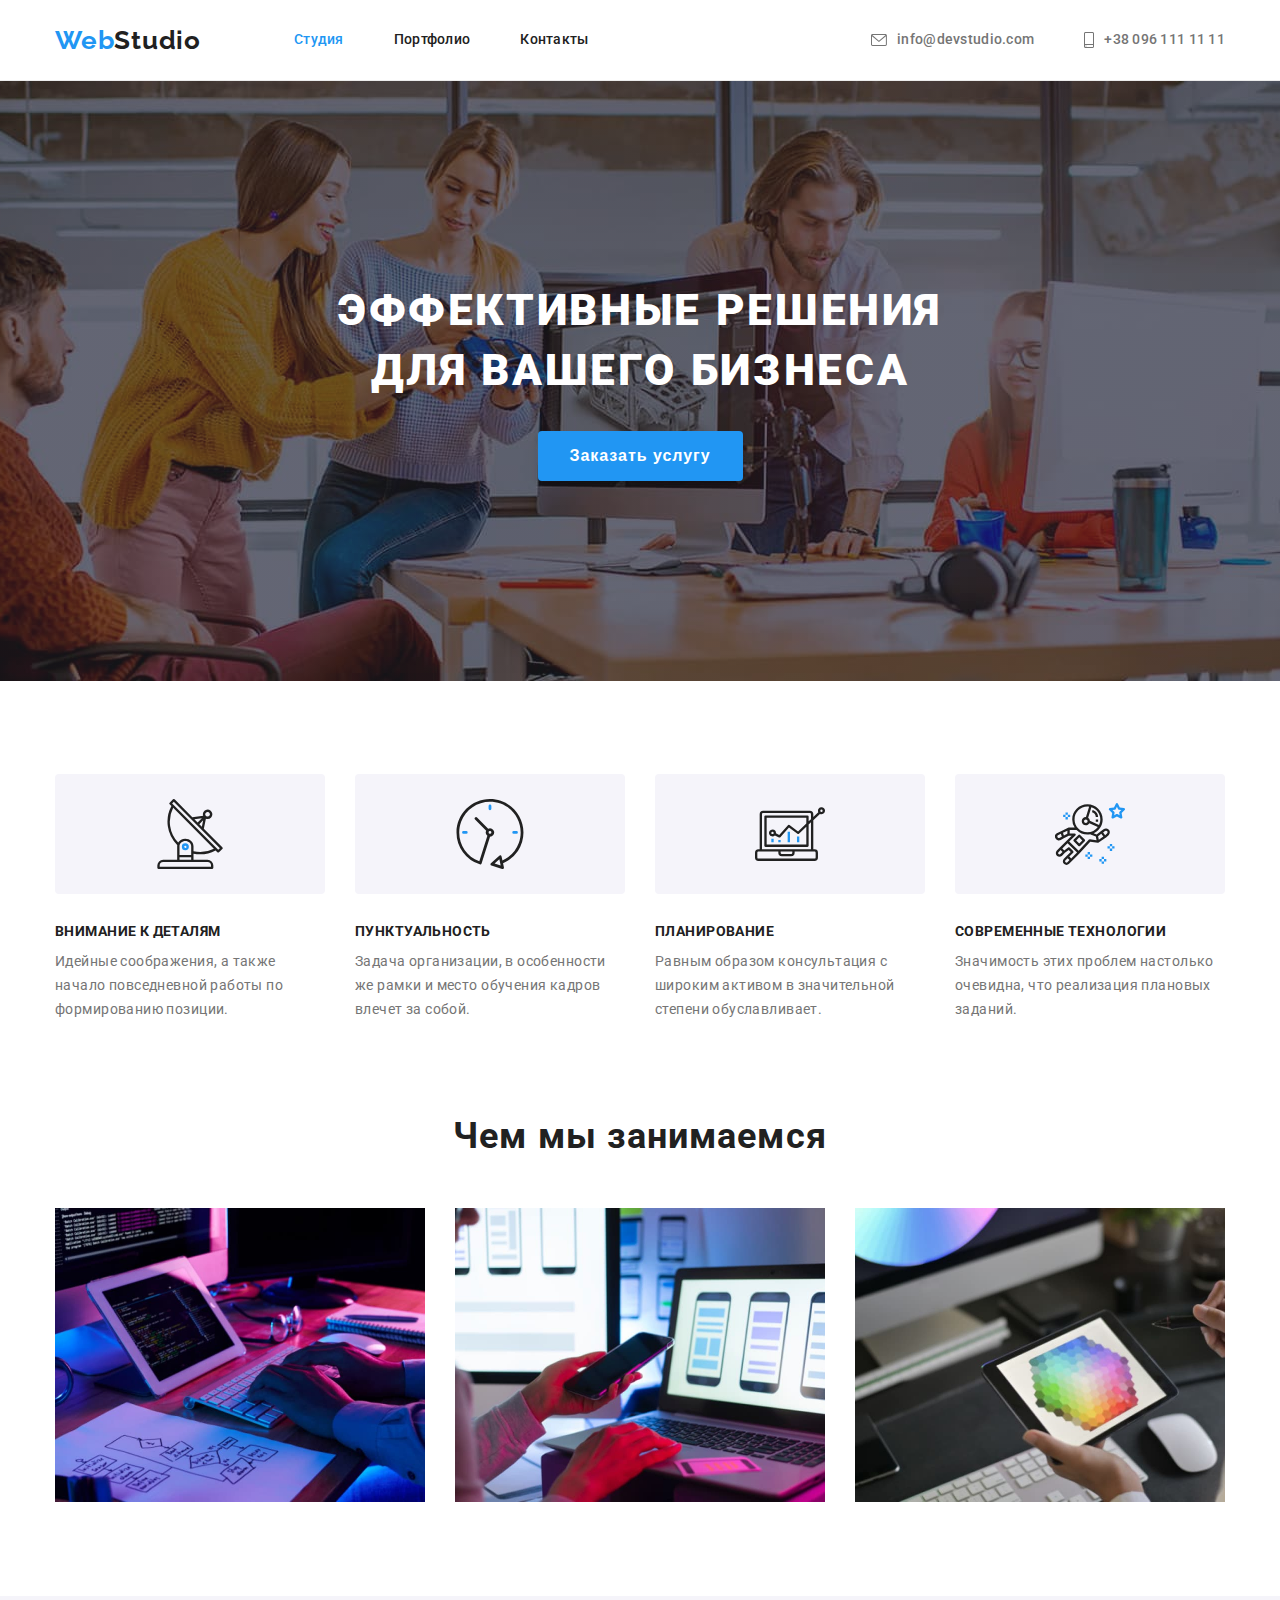
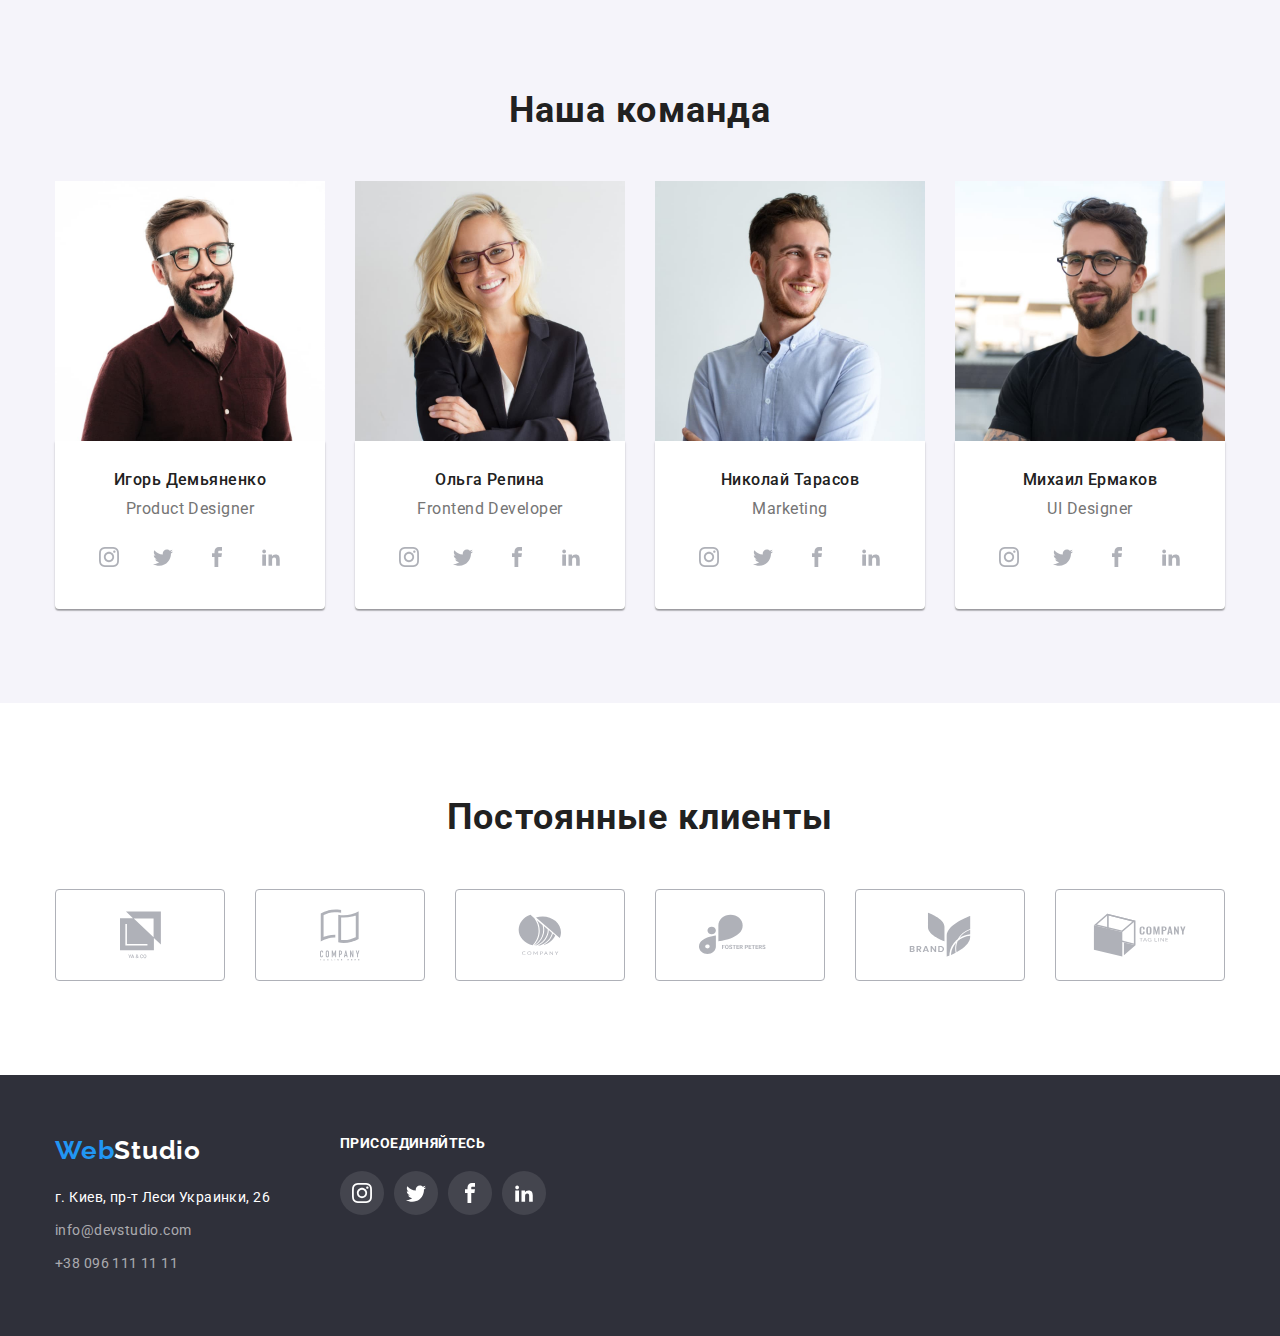
<file: index.html>
<!DOCTYPE html>
<html lang="ru">
  <head>
    <meta charset="UTF-8" />
    <meta http-equiv="X-UA-Compatible" content="IE=edge" />
    <meta name="viewport" content="width=device-width, initial-scale=1.0" />
    <link rel="stylesheet" href="./css/reset.css" />
    <link rel="stylesheet" href="./css/styles.css" />
    <title>WebStudio</title>
    <link rel="preconnect" href="https://fonts.googleapis.com" />
    <link rel="preconnect" href="https://fonts.gstatic.com" crossorigin />
    <link
      href="https://fonts.googleapis.com/css2?family=Raleway:wght@700&family=Roboto:ital,wght@0,400;0,500;0,700;0,900;1,300&display=swap"
      rel="stylesheet"
    />
  </head>
  <body>
    <header class="header">
      <div class="container">
        <nav class="header-navigation">
          <a class="header-logo" href="" lang="ru"
            >Web<span class="header-logo-black">Studio</span>
          </a>
          <ul class="menu">
            <li class="menu-item">
              <a class="menu-link current" href="./index.html">Студия</a>
            </li>
            <li class="menu-item">
              <a class="menu-link" href="./portfolio.html">Портфолио</a>
            </li>
            <li class="menu-item">
              <a class="menu-link" href="">Контакты</a>
            </li>
          </ul>
        </nav>
        <ul class="contacts">
          <li class="contact-item email">
            <a class="contact-link" href="mailto:info@devstudio.com"
              ><svg class="contact-button-email-icon">
                <use href="./images/symbol-defs.svg#icon-envelope-hover"></use>
              </svg>
              info@devstudio.com</a
            >
          </li>
          <li class="contact-item number">
            <a class="contact-link" href="tel:+380961111111"
              ><svg class="contact-button-phone-icon">
                <use href="./images/symbol-defs.svg#icon-smartphone"></use>
              </svg>
              +38 096 111 11 11
            </a>
          </li>
        </ul>
      </div>
    </header>
    <main>
      <section class="main-section">
        <h1 class="main-title">Эффективные решения для вашего бизнеса</h1>
        <button class="main-button" type="button">Заказать услугу</button>
      </section>
      <section class="main-section-two">
        <h2 class="visually-hidden" aria-hidden="true" tabindex="-1">
          заголовок скрыт
        </h2>
        <div class="container">
          <ul class="main-menu">
            <li class="main-item">
              <a class="button-main">
                <svg class="button-main-icon">
                  <use href="./images/symbol-defs.svg#icon-antenna"></use>
                </svg>
              </a>
              <h3 class="main-item-title">Внимание к деталям</h3>
              <p class="main-text">
                Идейные соображения, а также начало повседневной работы по
                формированию позиции.
              </p>
            </li>
            <li class="main-item">
              <a class="button-main">
                <svg class="button-main-icon">
                  <use href="./images/symbol-defs.svg#icon-clock"></use>
                </svg>
              </a>
              <h3 class="main-item-title">Пунктуальность</h3>
              <p class="main-text">
                Задача организации, в особенности же рамки и место обучения
                кадров влечет за собой.
              </p>
            </li>
            <li class="main-item">
              <a class="button-main">
                <svg class="button-main-icon">
                  <use href="./images/symbol-defs.svg#icon-diagram"></use>
                </svg>
              </a>
              <h3 class="main-item-title">Планирование</h3>
              <p class="main-text">
                Равным образом консультация с широким активом в значительной
                степени обуславливает.
              </p>
            </li>
            <li class="main-item technology">
              <a class="button-main">
                <svg class="button-main-icon">
                  <use href="./images/symbol-defs.svg#icon-astronaut"></use>
                </svg>
              </a>
              <h3 class="main-item-title">Современные технологии</h3>
              <p class="main-text">
                Значимость этих проблем настолько очевидна, что реализация
                плановых заданий.
              </p>
            </li>
          </ul>
        </div>
      </section>
      <section class="section-employment">
        <h2 class="employment-title">Чем мы занимаемся</h2>
        <div class="container">
          <ul class="employment-menu">
            <li class="employment-item">
              <img src="./images/image1.jpg" alt="клавиатура" />
            </li>
            <li class="employment-item">
              <img src="./images/image2.jpg" alt="телефон" />
            </li>
            <li class="employment-item">
              <img src="./images/image3.jpg" alt="планшет" />
            </li>
          </ul>
        </div>
      </section>
      <section class="section-personnel">
        <h2 class="personnel-title">Наша команда</h2>
        <div class="container">
          <ul class="personnel-menu">
            <li class="personnel-item">
              <img
                class="personnel-img"
                src="./images/imagea.jpg"
                alt="игорь_демьяненко"
              />
              <div class="personnel-container">
                <h3 class="personnel-name">Игорь Демьяненко</h3>
                <p class="personnel-profession" lang="en">Product Designer</p>
                <ul class="personnel-button-menu">
                  <li>
                    <a class="button-personnel">
                      <svg class="button-personnel-icon">
                        <use
                          href="./images/symbol-defs.svg#icon-instagram"
                        ></use>
                      </svg>
                    </a>
                  </li>
                  <li>
                    <a class="button-personnel">
                      <svg class="button-personnel-icon">
                        <use href="./images/symbol-defs.svg#icon-twitter"></use>
                      </svg>
                    </a>
                  </li>
                  <li>
                    <a class="button-personnel">
                      <svg class="button-personnel-icon">
                        <use
                          href="./images/symbol-defs.svg#icon-facebook"
                        ></use>
                      </svg>
                    </a>
                  </li>
                  <li>
                    <a class="button-personnel">
                      <svg class="button-personnel-icon">
                        <use
                          href="./images/symbol-defs.svg#icon-linkedin2"
                        ></use>
                      </svg>
                    </a>
                  </li>
                </ul>
              </div>
            </li>
            <li class="personnel-item">
              <img
                class="personnel-img"
                src="./images/imageb.jpg"
                alt="ольга_репина"
              />
              <div class="personnel-container">
                <h3 class="personnel-name">Ольга Репина</h3>
                <p class="personnel-profession" lang="en">Frontend Developer</p>
                <ul class="personnel-button-menu">
                  <li>
                    <a class="button-personnel">
                      <svg class="button-personnel-icon">
                        <use
                          href="./images/symbol-defs.svg#icon-instagram"
                        ></use>
                      </svg>
                    </a>
                  </li>
                  <li>
                    <a class="button-personnel">
                      <svg class="button-personnel-icon">
                        <use href="./images/symbol-defs.svg#icon-twitter"></use>
                      </svg>
                    </a>
                  </li>
                  <li>
                    <a class="button-personnel">
                      <svg class="button-personnel-icon">
                        <use
                          href="./images/symbol-defs.svg#icon-facebook"
                        ></use>
                      </svg>
                    </a>
                  </li>
                  <li>
                    <a class="button-personnel">
                      <svg class="button-personnel-icon">
                        <use
                          href="./images/symbol-defs.svg#icon-linkedin2"
                        ></use>
                      </svg>
                    </a>
                  </li>
                </ul>
              </div>
            </li>
            <li class="personnel-item">
              <img
                class="personnel-img"
                src="./images/imagec.jpg"
                alt="николай_тарасов"
              />
              <div class="personnel-container">
                <h3 class="personnel-name">Николай Тарасов</h3>
                <p class="personnel-profession" lang="en">Marketing</p>
                <ul class="personnel-button-menu">
                  <li>
                    <a class="button-personnel">
                      <svg class="button-personnel-icon">
                        <use
                          href="./images/symbol-defs.svg#icon-instagram"
                        ></use>
                      </svg>
                    </a>
                  </li>
                  <li>
                    <a class="button-personnel">
                      <svg class="button-personnel-icon">
                        <use href="./images/symbol-defs.svg#icon-twitter"></use>
                      </svg>
                    </a>
                  </li>
                  <li>
                    <a class="button-personnel">
                      <svg class="button-personnel-icon">
                        <use
                          href="./images/symbol-defs.svg#icon-facebook"
                        ></use>
                      </svg>
                    </a>
                  </li>
                  <li>
                    <a class="button-personnel">
                      <svg class="button-personnel-icon">
                        <use
                          href="./images/symbol-defs.svg#icon-linkedin2"
                        ></use>
                      </svg>
                    </a>
                  </li>
                </ul>
              </div>
            </li>
            <li class="personnel-item">
              <img
                class="personnel-img"
                src="./images/imaged.jpg"
                alt="михаил_ермаков"
              />
              <div class="personnel-container">
                <h3 class="personnel-name">Михаил Ермаков</h3>
                <p class="personnel-profession" lang="en">UI Designer</p>
                <ul class="personnel-button-menu">
                  <li>
                    <a class="button-personnel">
                      <svg class="button-personnel-icon">
                        <use
                          href="./images/symbol-defs.svg#icon-instagram"
                        ></use>
                      </svg>
                    </a>
                  </li>
                  <li>
                    <a class="button-personnel">
                      <svg class="button-personnel-icon">
                        <use href="./images/symbol-defs.svg#icon-twitter"></use>
                      </svg>
                    </a>
                  </li>
                  <li>
                    <a class="button-personnel">
                      <svg class="button-personnel-icon">
                        <use
                          href="./images/symbol-defs.svg#icon-facebook"
                        ></use>
                      </svg>
                    </a>
                  </li>
                  <li>
                    <a class="button-personnel">
                      <svg class="button-personnel-icon">
                        <use
                          href="./images/symbol-defs.svg#icon-linkedin2"
                        ></use>
                      </svg>
                    </a>
                  </li>
                </ul>
              </div>
            </li>
          </ul>
        </div>
      </section>
      <section class="regular-customers-section">
        <h2 class="regular-customers-title">Постоянные клиенты</h2>
        <div class="container">
          <ul class="regular-customers">
            <li class="regular-customers-item">
              <a class="regular-customers-button">
                <svg class="regular-customers-icon-1">
                  <use href="./images/symbol-defs.svg#icon-1"></use>
                </svg>
              </a>
            </li>
            <li class="regular-customers-item">
              <a class="regular-customers-button">
                <svg class="regular-customers-icon-2">
                  <use href="./images/symbol-defs.svg#icon-2"></use>
                </svg>
              </a>
            </li>
            <li class="regular-customers-item">
              <a class="regular-customers-button">
                <svg class="regular-customers-icon-3">
                  <use href="./images/symbol-defs.svg#icon-3"></use>
                </svg>
              </a>
            </li>
            <li class="regular-customers-item">
              <a class="regular-customers-button">
                <svg class="regular-customers-icon-4">
                  <use href="./images/symbol-defs.svg#icon-4"></use>
                </svg>
              </a>
            </li>
            <li class="regular-customers-item">
              <a class="regular-customers-button">
                <svg class="regular-customers-icon-5">
                  <use href="./images/symbol-defs.svg#icon-5"></use>
                </svg>
              </a>
            </li>
            <li class="regular-customers-item">
              <a class="regular-customers-button">
                <svg class="regular-customers-icon-6">
                  <use href="./images/symbol-defs.svg#icon-6"></use>
                </svg>
              </a>
            </li>
          </ul>
        </div>
      </section>
    </main>
    <footer class="footer">
      <div class="container">
        <div>
          <a class="footer-logo" href="" lang="en"
            >Web<span class="footer-logo-white">Studio</span>
          </a>
          <address>
            <ul class="footer-menu-adress">
              <li class="footer-item-adress">
                <a
                  class="footer-link-adress"
                  href="https://goo.gl/maps/yM5zSDuBBdPvLDTw6"
                  target="_blank"
                  rel="noopener,noindex,nofollow"
                  >г. Киев, пр-т Леси Украинки, 26</a
                >
              </li>
              <li class="footer-item-adress">
                <a
                  class="footer-link-adress-two"
                  href="mailto:info@devstudio.com"
                  >info@devstudio.com</a
                >
              </li>
              <li class="footer-item-adress">
                <a class="footer-link-adress-two" href="tel:+380961111111"
                  >+38 096 111 11 11</a
                >
              </li>
            </ul>
          </address>
        </div>
        <div class="footer-container">
          <p class="footer-text">ПРИСОЕДИНЯЙТЕСЬ</p>
          <ul class="footer-button-menu">
            <li class="footer-icon">
              <a class="footer-button">
                <svg class="footer-button-icon">
                  <use href="./images/symbol-defs.svg#icon-instagram"></use>
                </svg>
              </a>
            </li>
            <li class="footer-icon">
              <a class="footer-button">
                <svg class="footer-button-icon">
                  <use href="./images/symbol-defs.svg#icon-twitter"></use>
                </svg>
              </a>
            </li>
            <li class="footer-icon">
              <a class="footer-button">
                <svg class="footer-button-icon">
                  <use href="./images/symbol-defs.svg#icon-facebook"></use>
                </svg>
              </a>
            </li>
            <li class="footer-icon">
              <a class="footer-button">
                <svg class="footer-button-icon">
                  <use href="./images/symbol-defs.svg#icon-linkedin2"></use>
                </svg>
              </a>
            </li>
          </ul>
        </div>
      </div>
    </footer>
  </body>
</html>
</file>
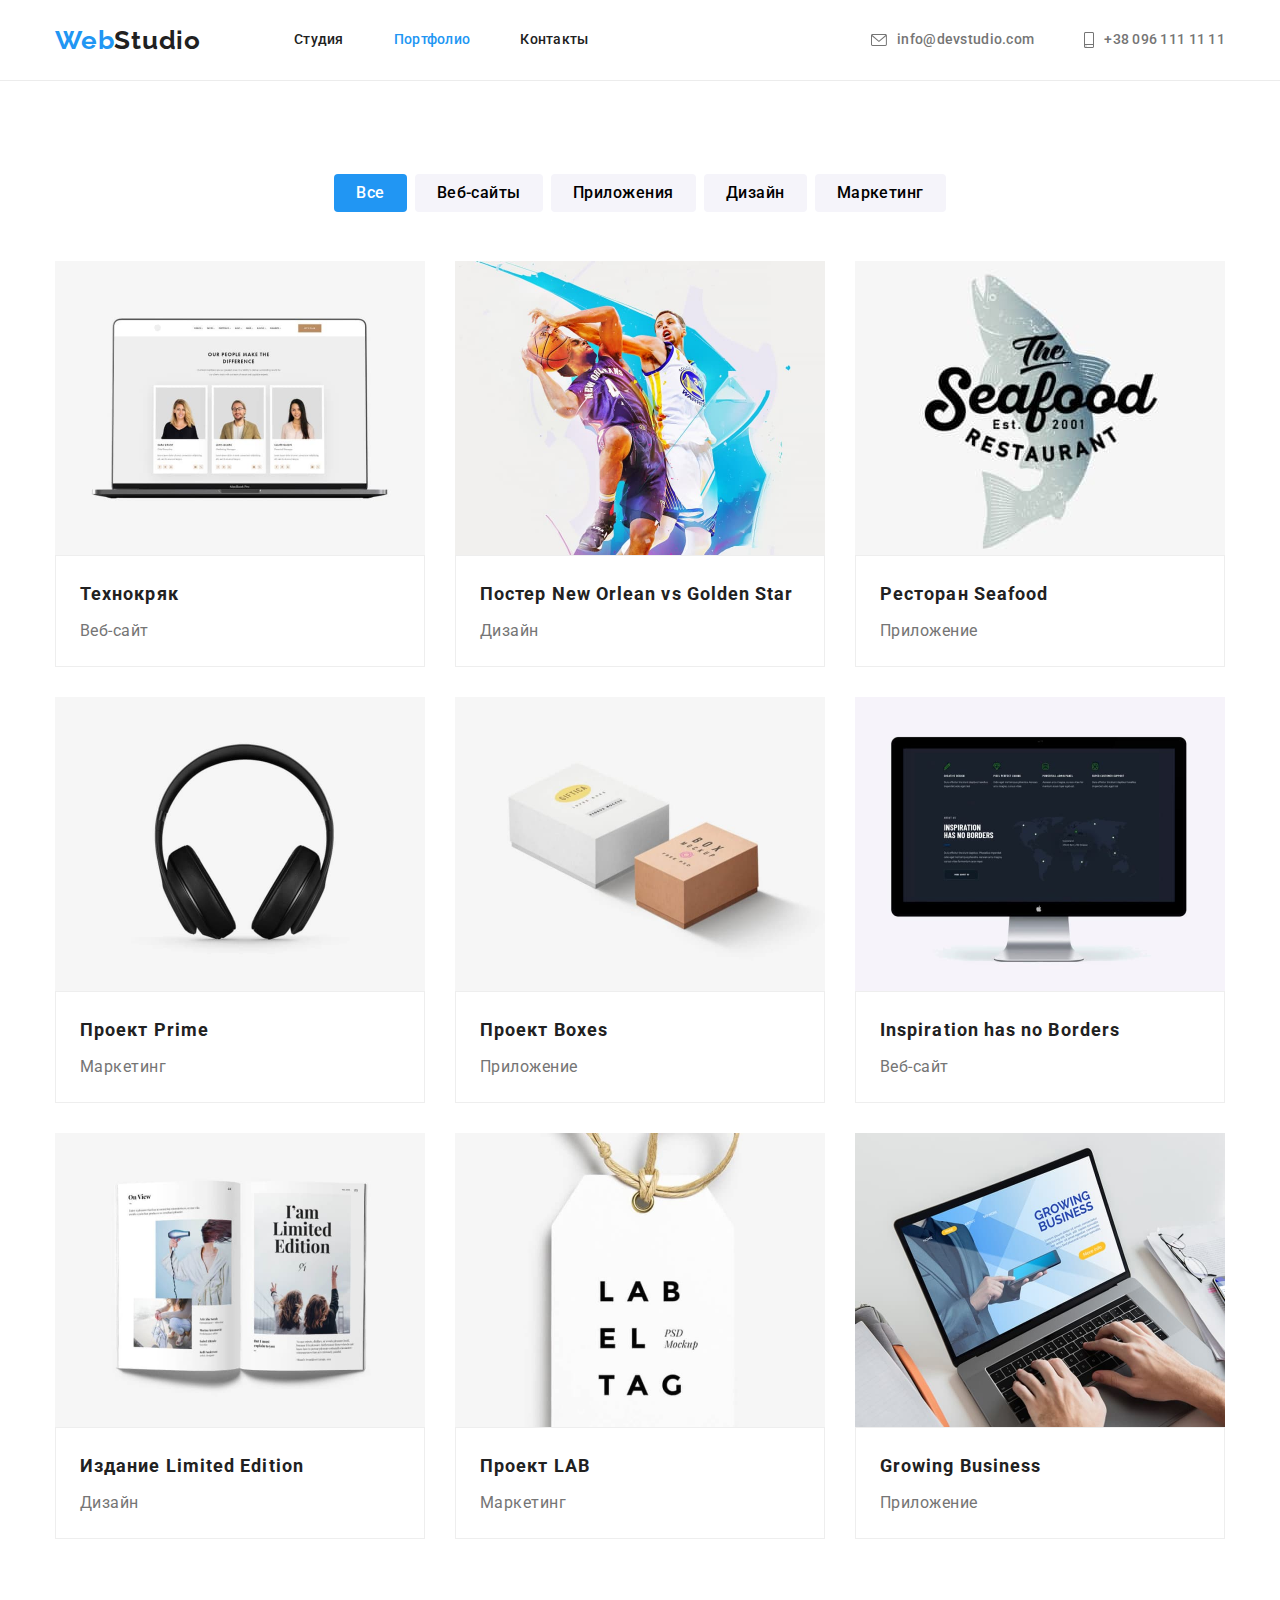
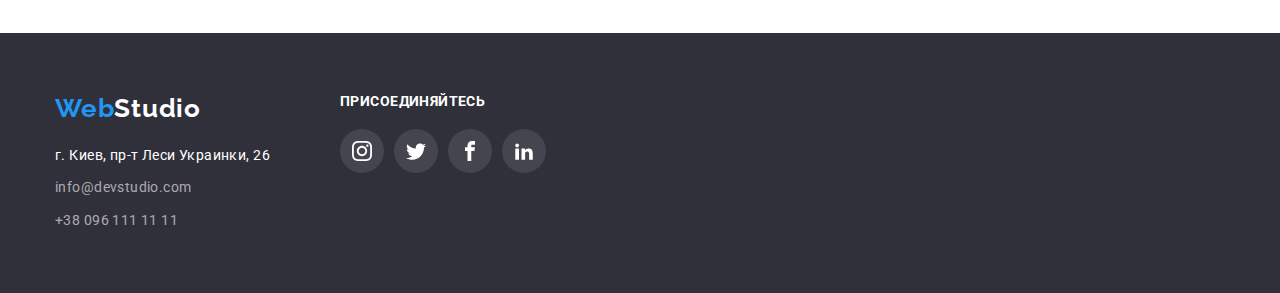
<file: portfolio.html>
<!DOCTYPE html>
<html lang="ru">
  <head>
    <meta charset="UTF-8" />
    <meta http-equiv="X-UA-Compatible" content="IE=edge" />
    <meta name="viewport" content="width=device-width, initial-scale=1.0" />
    <link rel="stylesheet" href="./css/reset.css" />
    <link rel="stylesheet" href="./css/styles.css" />
    <title>Document</title>
    <link rel="preconnect" href="https://fonts.googleapis.com" />
    <link rel="preconnect" href="https://fonts.gstatic.com" crossorigin />
    <link
      href="https://fonts.googleapis.com/css2?family=Raleway:wght@700&family=Roboto:ital,wght@0,400;0,500;0,700;0,900;1,300&display=swap"
      rel="stylesheet"
    />
  </head>
  <body>
    <header class="header">
      <div class="container">
        <nav class="header-navigation">
          <a class="header-logo" href="" lang="ru"
            >Web<span class="header-logo-black">Studio</span>
          </a>
          <ul class="menu">
            <li class="menu-item">
              <a class="menu-link" href="./index.html">Студия</a>
            </li>
            <li class="menu-item">
              <a class="menu-link current" href="./portfolio.html">Портфолио</a>
            </li>
            <li class="menu-item">
              <a class="menu-link" href="">Контакты</a>
            </li>
          </ul>
        </nav>
        <ul class="contacts">
          <li class="contact-item email">
            <a class="contact-link" href="mailto:info@devstudio.com"
              ><svg class="contact-button-email-icon">
                <use href="./images/symbol-defs.svg#icon-envelope-hover"></use>
              </svg>
              info@devstudio.com</a
            >
          </li>
          <li class="contact-item number">
            <a class="contact-link" href="tel:+380961111111"
              ><svg class="contact-button-phone-icon">
                <use href="./images/symbol-defs.svg#icon-smartphone"></use>
              </svg>
              +38 096 111 11 11
            </a>
          </li>
        </ul>
      </div>
    </header>
    <main>
      <section class="main-portfolio-section">
        <h2 class="visually-hidden" aria-hidden="true" tabindex="-1">
          заголовок скрыт
        </h2>
        <div class="container">
          <ul class="container-button-menu">
            <li class="container-button-item">
              <button class="container-button current" type="button">
                Все
              </button>
            </li>
            <li class="container-button-item">
              <button class="container-button" type="button">Веб-сайты</button>
            </li>
            <li class="container-button-item">
              <button class="container-button" type="button">Приложения</button>
            </li>
            <li class="container-button-item">
              <button class="container-button" type="button">Дизайн</button>
            </li>
            <li class="container-button-item">
              <button class="container-button" type="button">Маркетинг</button>
            </li>
          </ul>
        </div>
      </section>
      <section class="work-section">
        <h2 class="visually-hidden" aria-hidden="true" tabindex="-1">
          заголовок скрыт
        </h2>
        <div class="container">
          <ul class="work-menu">
            <li class="work-item">
              <img
                class="work-img"
                src="./images/portfolio_image1.jpg"
                alt="технокряк"
              />
              <div class="work-container">
                <h3 class="work-title">Технокряк</h3>
                <p class="work-text">Веб-сайт</p>
              </div>
            </li>

            <li class="work-item">
              <img
                class="work-img"
                src="./images/portfolio_image2.jpg"
                alt="дизайн"
              />
              <div class="work-container">
                <h3 class="work-title">
                  Постер <span lang="en"> New Orlean vs Golden Star</span>
                </h3>
                <p class="work-text">Дизайн</p>
              </div>
            </li>
            <li class="work-item">
              <img
                class="work-img"
                src="./images/portfolio_image_3.jpg"
                alt="pесторан "
              />
              <div class="work-container">
                <h3 class="work-title">
                  Ресторан <span lang="en">Seafood</span>
                </h3>
                <p class="work-text">Приложение</p>
              </div>
            </li>
            <li class="work-item">
              <img
                class="work-img"
                src="./images/portfolio_image4.jpg"
                alt="проект_prime"
              />
              <div class="work-container">
                <h3 class="work-title">Проект <span lang="en">Prime</span></h3>
                <p class="work-text">Маркетинг</p>
              </div>
            </li>
            <li class="work-item">
              <img
                class="work-img"
                src="./images/portfolio_image5.jpg"
                alt="проект_boxes"
              />
              <div class="work-container">
                <h3 class="work-title">Проект <span lang="en">Boxes</span></h3>
                <p class="work-text">Приложение</p>
              </div>
            </li>

            <li class="work-item">
              <img
                class="work-img"
                src="./images/portfolio_image6.jpg"
                alt="inspiration"
              />
              <div class="work-container">
                <h3 class="work-title" lang="en">Inspiration has no Borders</h3>
                <p class="work-text">Веб-сайт</p>
              </div>
            </li>
            <li class="work-item">
              <img
                class="work-img"
                src="./images/portfolio_image7.jpg"
                alt="pесторан "
              />
              <div class="work-container">
                <h3 class="work-title">
                  Издание <span lang="en">Limited Edition</span>
                </h3>
                <p class="work-text">Дизайн</p>
              </div>
            </li>
            <li class="work-item">
              <img
                class="work-img"
                src="./images/portfolio_image8.jpg"
                alt="проект_lab"
              />
              <div class="work-container">
                <h3 class="work-title">Проект <span lang="en">LAB</span></h3>
                <p class="work-text">Маркетинг</p>
              </div>
            </li>
            <li class="work-item">
              <img
                class="work-img"
                src="./images/portfolio_image9.jpg"
                alt="growing_business "
              />
              <div class="work-container">
                <h3 class="work-title" lang="en">Growing Business</h3>
                <p class="work-text">Приложение</p>
              </div>
            </li>
          </ul>
        </div>
      </section>
    </main>
    <footer class="footer">
      <div class="container">
        <div>
          <a class="footer-logo" href="" lang="en"
            >Web<span class="footer-logo-white">Studio</span>
          </a>
          <address>
            <ul class="footer-menu-adress">
              <li class="footer-item-adress">
                <a
                  class="footer-link-adress"
                  href="https://goo.gl/maps/yM5zSDuBBdPvLDTw6"
                  target="_blank"
                  rel="noopener,noindex,nofollow"
                  >г. Киев, пр-т Леси Украинки, 26</a
                >
              </li>
              <li class="footer-item-adress">
                <a
                  class="footer-link-adress-two"
                  href="mailto:info@devstudio.com"
                  >info@devstudio.com</a
                >
              </li>
              <li class="footer-item-adress">
                <a class="footer-link-adress-two" href="tel:+380961111111"
                  >+38 096 111 11 11</a
                >
              </li>
            </ul>
          </address>
        </div>
        <div class="footer-container">
          <p class="footer-text">ПРИСОЕДИНЯЙТЕСЬ</p>
          <ul class="footer-button-menu">
            <li class="footer-icon">
              <a class="footer-button">
                <svg class="footer-button-icon">
                  <use href="./images/symbol-defs.svg#icon-instagram"></use>
                </svg>
              </a>
            </li>
            <li class="footer-icon">
              <a class="footer-button">
                <svg class="footer-button-icon">
                  <use href="./images/symbol-defs.svg#icon-twitter"></use>
                </svg>
              </a>
            </li>
            <li class="footer-icon">
              <a class="footer-button">
                <svg class="footer-button-icon">
                  <use href="./images/symbol-defs.svg#icon-facebook"></use>
                </svg>
              </a>
            </li>
            <li class="footer-icon">
              <a class="footer-button">
                <svg class="footer-button-icon">
                  <use href="./images/symbol-defs.svg#icon-linkedin2"></use>
                </svg>
              </a>
            </li>
          </ul>
        </div>
      </div>
    </footer>
  </body>
</html>
</file>
<file: css/styles.css>
:root {
  --main-color: #757575;
  --secondary-color: #212121;
  --background-color: #fff;
}
body {
  font-family: "Roboto", sans-serif;
  font-weight: 400;
  font-style: normal;
  font-size: 14px;
  line-height: 1.14;
  color: var(--main-color);
}
.header {
  background-color: var(--background-color);
  border-bottom: #fff;
  border-bottom: 1px solid #ececec;
  display: flex;
}
.header .container {
  display: flex;
}
.header-logo {
  font-family: "Raleway", sans-serif;
  font-style: normal;
  font-weight: 700;
  font-size: 26px;
  line-height: 1.19;
  letter-spacing: 0.03em;
  color: #2196f3;
  margin-right: 93px;
}
.header-logo-black {
  font-family: "Raleway", sans-serif;
  font-style: normal;
  font-weight: 700;
  font-size: 26px;
  line-height: 1.19;
  letter-spacing: 0.03em;
  color: var(--secondary-color);
  padding-top: 24px;
  padding-bottom: 25px;
}
.header-navigation {
  display: flex;
  align-items: center;
}
.header {
  display: flex;
  align-items: center;
}
.container {
  width: 1200px;
  margin: 0 auto;
  padding-left: 15px;
  padding-right: 15px;
}
.menu {
  display: flex;
  align-items: center;
}
.menu-link.current {
  color: #2196f3;
}
.menu-item:not(:last-child) {
  margin-right: 50px;
}
.menu-link {
  font-weight: 500;
  font-size: 14px;
  line-height: 1.14;
  letter-spacing: 0.02em;
  color: var(--secondary-color);
  padding-top: 32px;
  padding-bottom: 32px;
  display: inline-block;
}
.menu-link:hover {
  color: #2196f3;
}
.menu-link:focus {
  color: #2196f3;
}
.contacts {
  display: flex;
  align-items: center;
  margin-left: auto;
}
.contact-item {
  fill: #757575;
}
.contact-item:hover {
  fill: #2196f3;
}
.contact-item:not(:last-child) {
  margin-right: 50px;
}
.contact-button-email-icon {
  width: 16px;
  height: 12px;
  margin-right: 10px;
}
.contact-button-phone-icon {
  width: 10px;
  height: 16px;
  margin-right: 10px;
}

/*
.contact-item::before {
  content: "";

  display: inline-block;
  background-repeat: no-repeat;
  background-position: center;
  height: 12px;
  width: 16px;
}
.email::before {
  background-image: url(../images/envelope.svg);
  padding-top: 2px;
  padding-bottom: 2px;
  margin-right: 10px;
}

.number::before {
  background-image: url(../images/smartphone.svg);
  background-size: contain;
  margin-right: 10px;
}*/

.contact-link {
  font-weight: 500;
  font-size: 14px;
  line-height: 1.14;
  letter-spacing: 0.02em;
  color: var(--main-color);
  padding-top: 32px;
  padding-bottom: 32px;
  display: inline-flex;
  align-items: center;
}
.contact-link:hover {
  color: #2196f3;
}
.contact-link:focus {
  color: #2196f3;
}
.main-section {
  max-width: 1600px;
  height: 600px;
  margin-left: auto;
  margin-right: auto;
  background: #2f303a;
  padding-top: 200px;
  padding-bottom: 200px;
  background-image: linear-gradient(
      rgba(47, 48, 58, 0.4),
      rgba(47, 48, 58, 0.4)
    ),
    url(../images/image\ 12-2.jpg);
  background-repeat: no-repeat;
  background-size: cover;
  background-position: center;
}
.main-title {
  font-weight: 900;
  font-size: 44px;
  line-height: 1.36;
  text-align: center;
  letter-spacing: 0.06em;
  text-transform: uppercase;
  color: var(--background-color);
  max-width: 650px;
  margin: 0 auto;
}
.main-button {
  margin-left: auto;
  margin-right: auto;
  margin-top: 30px;
  font-weight: 700;
  font-size: 16px;
  line-height: 1.87;
  display: flex;
  align-items: center;
  text-align: center;
  letter-spacing: 0.06em;
  box-shadow: 0px 4px 4px rgba(0, 0, 0, 0.15);
  border-radius: 4px;
  background: #2196f3;
  color: var(--background-color);
  padding: 10px 32px;
  cursor: pointer;
}
.main-button:hover {
  background-color: #188ce8;
}
.main-button:focus {
  background-color: #188ce8;
}
.visually-hidden {
  white-space: nowrap;
  width: 1px;
  height: 1px;
  overflow: hidden;
  border: 0;
  padding: 0;
  clip: rect(0 0 0 0);
  clip-path: inset(50%);
  margin: -1px;
}
.main-section-two {
  padding-top: 94px;
  padding-bottom: 94px;
}
.main-menu {
  display: flex;
  margin: 0 auto;
}
.main-item:not(:last-child) {
  margin-right: 30px;
}
.button-main {
  content: "";
  width: 270px;
  height: 120px;
  display: flex;
  background-color: #f5f4fa;
  margin-bottom: 30px;
  border-radius: 4px;
  background-size: contain;
  align-items: center;
  justify-content: center;
}
.button-main-icon {
  width: 70px;
  height: 70px;
  background-position: center;
  background-repeat: no-repeat;
  background-size: contain;
}
/*
.details::before {
  background-image: url(../images/Group.svg);
}
.punctuality::before {
  background-image: url(../images/clock\ 1.svg);
}
.planning::before {
  background-image: url(../images/diagram\ 1.svg);
}
.technology::before {
  background-image: url(../images/astronaut\ 1.svg);
}*/
.main-item-title {
  font-family: "Roboto";
  font-style: normal;
  font-weight: 700;
  font-size: 14px;
  line-height: 1.14;
  letter-spacing: 0.03em;
  text-transform: uppercase;
  color: var(--secondary-color);
  margin-bottom: 10px;
}
.main-text {
  font-weight: 400;
  font-size: 14px;
  line-height: 1.71;
  letter-spacing: 0.03em;
  color: var(--main-color);
}
.section-employment {
  padding-bottom: 94px;
  padding-top: 0px;
}
.employment-title,
.personnel-title,
.regular-customers-title {
  font-weight: 700;
  font-size: 36px;
  line-height: 1.16;
  text-align: center;
  letter-spacing: 0.03em;
  color: var(--secondary-color);
  padding-bottom: 50px;
}
.employment-menu {
  display: flex;
  margin-left: -30px;
}
.employment-item {
  background: var(--background-color);
  flex-basis: calc((100%-90px) / 3);
  margin-left: 30px;
}
.section-personnel {
  padding-top: 94px;
  padding-bottom: 94px;
  background: #f5f4fa;
}
.personnel-menu {
  display: flex;
  margin-left: -30px;
}
.personnel-item {
  flex-basis: calc((100%-120px) / 4);
  margin-left: 30px;
  background-color: var(--background-color);
}
.personnel-container {
  padding-top: 30px;
  box-shadow: 0px 1px 3px rgba(0, 0, 0, 0.12), 0px 1px 1px rgba(0, 0, 0, 0.14),
    0px 2px 1px rgba(0, 0, 0, 0.2);
  border-radius: 0px 0px 4px 4px;
  padding-bottom: 30px;
}
.personnel-name {
  font-weight: 500;
  font-size: 16px;
  line-height: 1.18;
  text-align: center;
  letter-spacing: 0.03em;
  color: var(--secondary-color);
  margin-bottom: 10px;
}
.personnel-profession {
  font-weight: 400;
  font-size: 16px;
  line-height: 1.18;
  text-align: center;
  letter-spacing: 0.03em;
  color: var(--main-color);
}
.personnel-button-menu {
  display: flex;
  list-style: none;
  margin-left: 32px;
  margin-right: 32px;
  margin-top: 16px;
}
.button-personnel {
  width: 44px;
  height: 44px;
  background-color: var(--background-color);
  border-radius: 50%;
  background-position: center;
  background-repeat: no-repeat;
  background-size: contain;
  fill: #afb1b8;
  display: flex;
  justify-content: center;
  align-items: center;
}
.button-personnel:hover {
  background-color: #2196f3;
  fill: var(--background-color);
}
.button-personnel-icon {
  width: 20px;
  height: 20px;
}
.personnel-button-menu :not(:last-child) {
  margin-right: 10px;
}
.regular-customers-section {
  padding-top: 94px;
  padding-bottom: 94px;
}
.regular-customers {
  display: flex;
  margin: 0 auto;
}
.regular-customers-item:not(:last-child) {
  margin-right: 30px;
}
.regular-customers-button {
  background-color: var(--background-color);
  fill: #afb1b8;
  width: 170px;
  height: 92px;
  border: 1px solid #afb1b8;
  border-radius: 4px;
  display: flex;
  justify-content: center;
  align-items: center;
  content: "";
}
.regular-customers-button:hover {
  border: 1px solid #2196f3;
  fill: #2196f3;
}
.regular-customers-icon-1 {
  width: 41px;
  height: 46, 7px;
  background-position: center;
  background-repeat: no-repeat;
  background-size: contain;
}
.regular-customers-icon-2 {
  width: 40px;
  height: 52px;
  background-position: center;
  background-repeat: no-repeat;
  background-size: contain;
}
.regular-customers-icon-3 {
  width: 43.46px;
  height: 41.18px;
  background-position: center;
  background-repeat: no-repeat;
  background-size: contain;
}
.regular-customers-icon-4 {
  width: 84.44px;
  height: 40.62px;
  background-position: center;
  background-repeat: no-repeat;
  background-size: contain;
}
.regular-customers-icon-5 {
  width: 62.54px;
  height: 45.43px;
  background-position: center;
  background-repeat: no-repeat;
  background-size: contain;
}
.regular-customers-icon-6 {
  width: 93.79px;
  height: 43.93px;
  background-position: center;
  background-repeat: no-repeat;
  background-size: contain;
}

.footer {
  background: #2f303a;
  padding-top: 60px;
  padding-bottom: 60px;
}
.footer .container {
  display: flex;
}

.footer-logo {
  font-family: "Raleway";
  font-style: normal;
  font-weight: 700;
  font-size: 26px;
  line-height: 1.19;
  letter-spacing: 0.03em;
  color: #2196f3;
}
.footer-logo-white {
  font-family: "Raleway";
  font-style: normal;
  font-weight: 700;
  font-size: 26px;
  line-height: 1.19;
  letter-spacing: 0.03em;
  color: #fff;
}
.footer-menu-adress {
  margin-top: 20px;
}
.footer-item-adress:not(:last-child) {
  margin-bottom: 9px;
}
.footer-item-adress {
  font-family: "Roboto";
  font-style: normal;
  font-weight: 400;
  font-size: 14px;
  line-height: 1.71;
  letter-spacing: 0.03em;
  color: #fff;
}
.footer-link-adress {
  font-weight: 400;
  font-size: 14px;
  line-height: 1.71;
  letter-spacing: 0.03em;
  color: var(--background-color);
}
.footer-link-adress-two {
  font-weight: 400;
  font-size: 14px;
  line-height: 1.71;
  letter-spacing: 0.03em;
  color: rgba(255, 255, 255, 0.6);
}
.footer-link-adress:hover {
  color: #2196f3;
}
.footer-link-adress:focus {
  color: #2196f3;
}
.footer-link-adress-two:hover {
  color: #2196f3;
}
.footer-link-adress-two:focus {
  color: #2196f3;
}
.footer-container {
  margin-left: 70px;
}
.footer-button-menu {
  display: flex;
}
.footer-text {
  margin-bottom: 20px;
  color: var(--background-color);
  font-weight: 700;
  font-size: 14px;
  line-height: 16px;
  letter-spacing: 0.03em;
  text-transform: uppercase;
}
.footer-button {
  width: 44px;
  height: 44px;
  background: rgba(255, 255, 255, 0.1);
  border-radius: 50%;
  background-position: center;
  background-repeat: no-repeat;
  background-size: contain;
  fill: var(--background-color);
  position: relative;
  display: flex;
  justify-content: center;
  align-items: center;
}

.footer-icon:not(:last-child) {
  margin-right: 10px;
}

.footer-button:hover {
  background-color: #2196f3;
  fill: var(--background-color);
}
.footer-button-icon {
  width: 20px;
  height: 20px;
}
/* portfolio*/
.main-portfolio-section {
  padding-top: 94px;
  padding-bottom: 50px;
  margin: 0 auto;
}
.container-button-menu {
  display: flex;
  justify-content: center;
}
.container-button-item:not(:last-child) {
  margin-right: 8px;
}

.container-button {
  font-family: "Roboto";
  font-style: normal;
  font-weight: 500;
  font-size: 16px;
  line-height: 1.62;
  text-align: center;
  letter-spacing: 0.03em;
  background: #f5f4fa;
  border-radius: 4px;
  padding: 6px 22px;
}
.container-button.current {
  background-color: #2196f3;
  color: var(--background-color);
}
.container-button:hover {
  background-color: #2196f3;
  color: var(--background-color);
}
.container-button:focus {
  background-color: #2196f3;
  color: var(--background-color);
}
.work-container {
  padding: 20px 24px;
  border: 1px solid #eeeeee;
  box-sizing: border-box;
}
.work-menu {
  display: flex;
  flex-wrap: wrap;
  margin-left: -30px;
  margin-bottom: -30px;
  padding-bottom: 94px;
}
.work-item {
  flex-basis: calc((100% - 90px) / 3);
  margin-left: 30px;
  margin-bottom: 30px;
}
.work-item:hover {
  box-sizing: border-box;
  box-shadow: 0px 1px 1px rgba(0, 0, 0, 0.12), 0px 4px 4px rgba(0, 0, 0, 0.06),
    1px 4px 6px rgba(0, 0, 0, 0.16);
}
.work-item:focus {
  box-sizing: border-box;
  box-shadow: 0px 1px 1px rgba(0, 0, 0, 0.12), 0px 4px 4px rgba(0, 0, 0, 0.06),
    1px 4px 6px rgba(0, 0, 0, 0.16);
}
.work-img {
}
.work-title {
  font-weight: 700;
  font-size: 18px;
  line-height: 2;
  letter-spacing: 0.06em;
  color: var(--secondary-color);
  margin-bottom: 4px;
}
.work-text {
  font-family: "Roboto";
  font-style: normal;
  font-weight: 400;
  font-size: 16px;
  line-height: 1.87;
  letter-spacing: 0.03em;
  color: var(--main-color);
}
</file>
